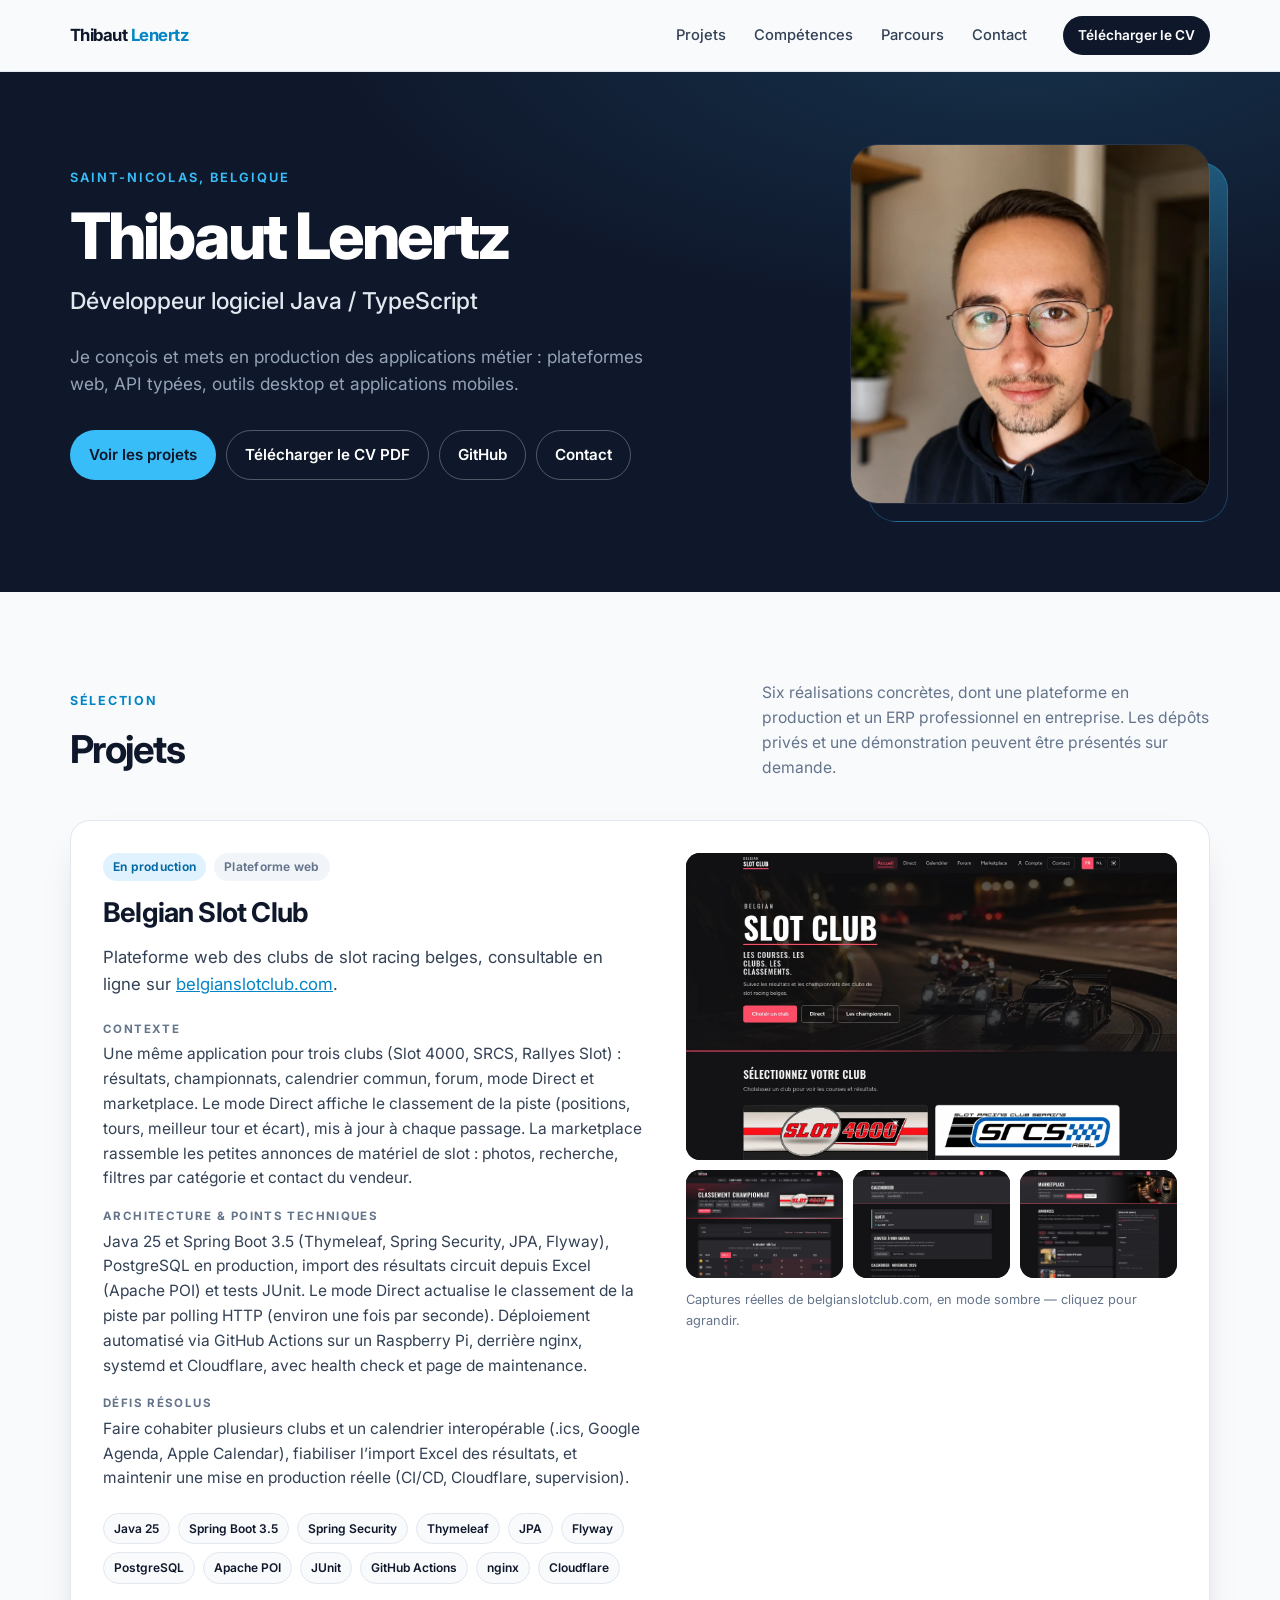
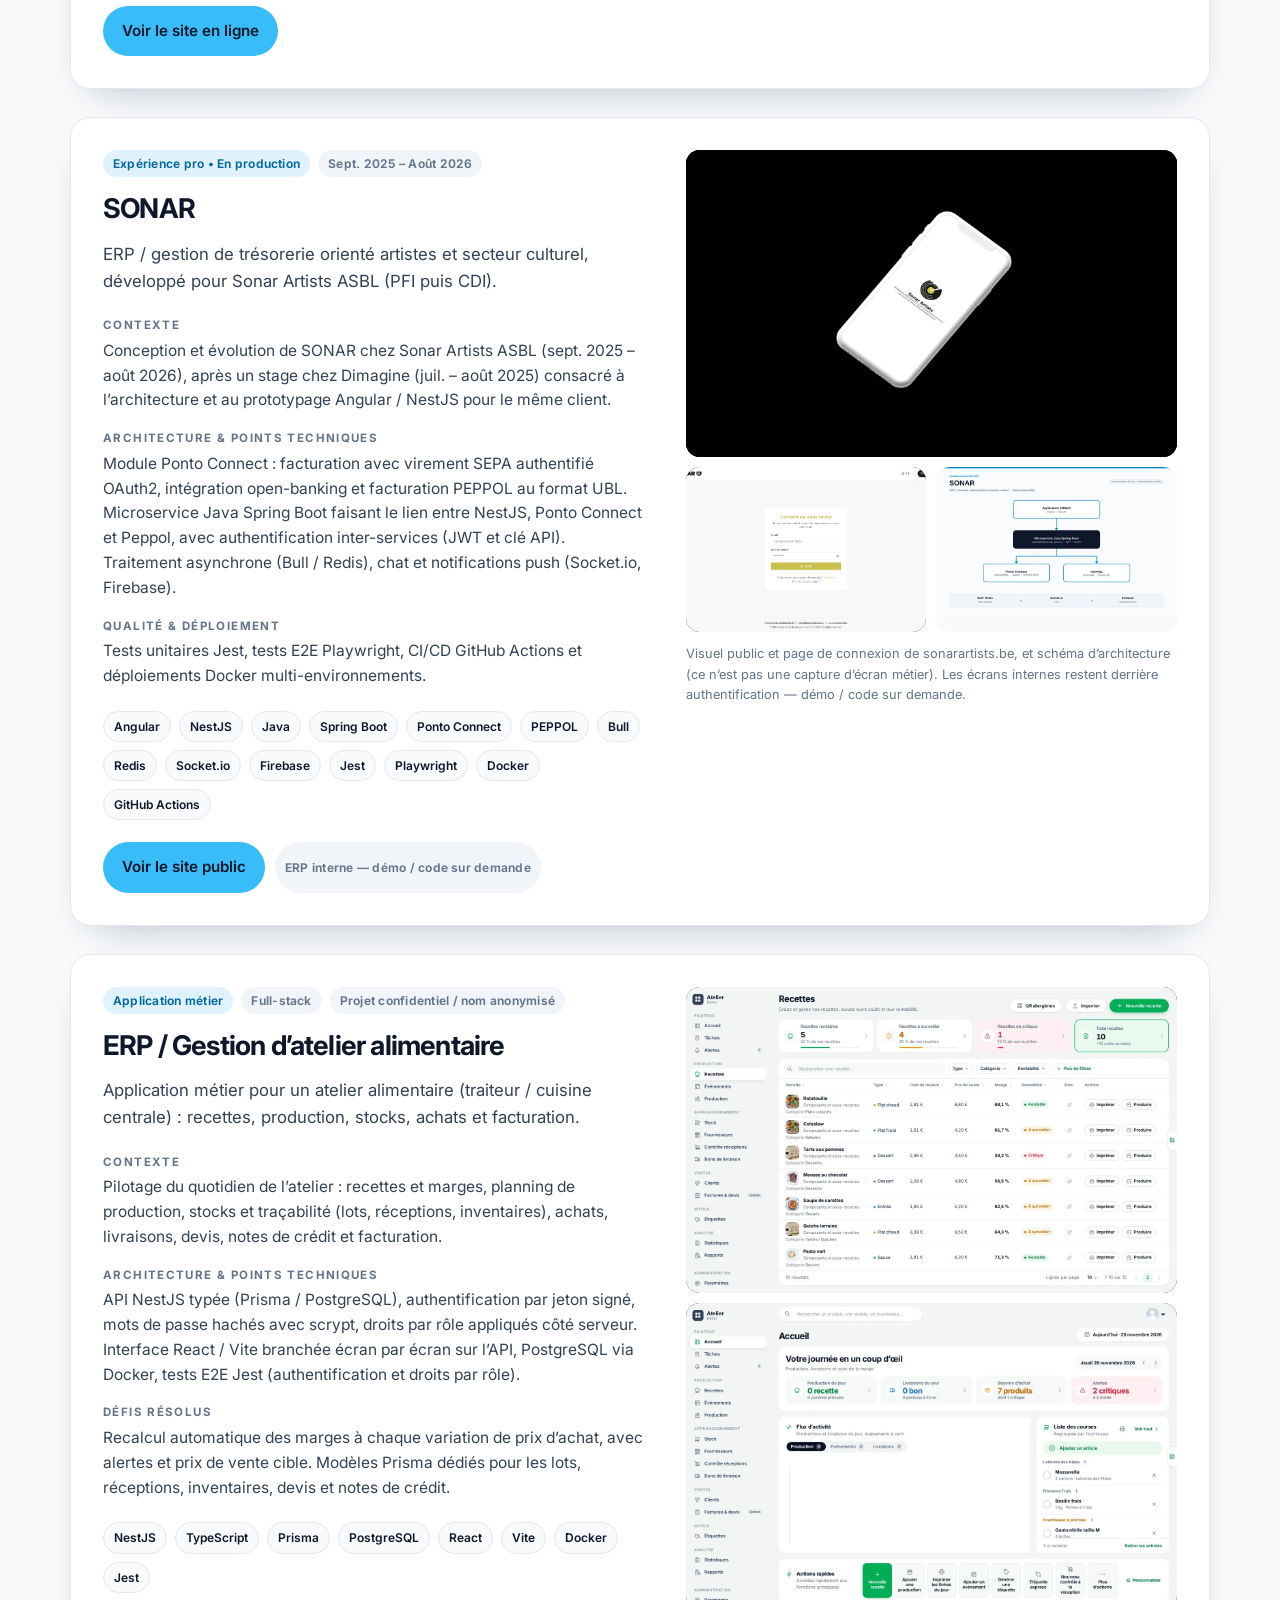
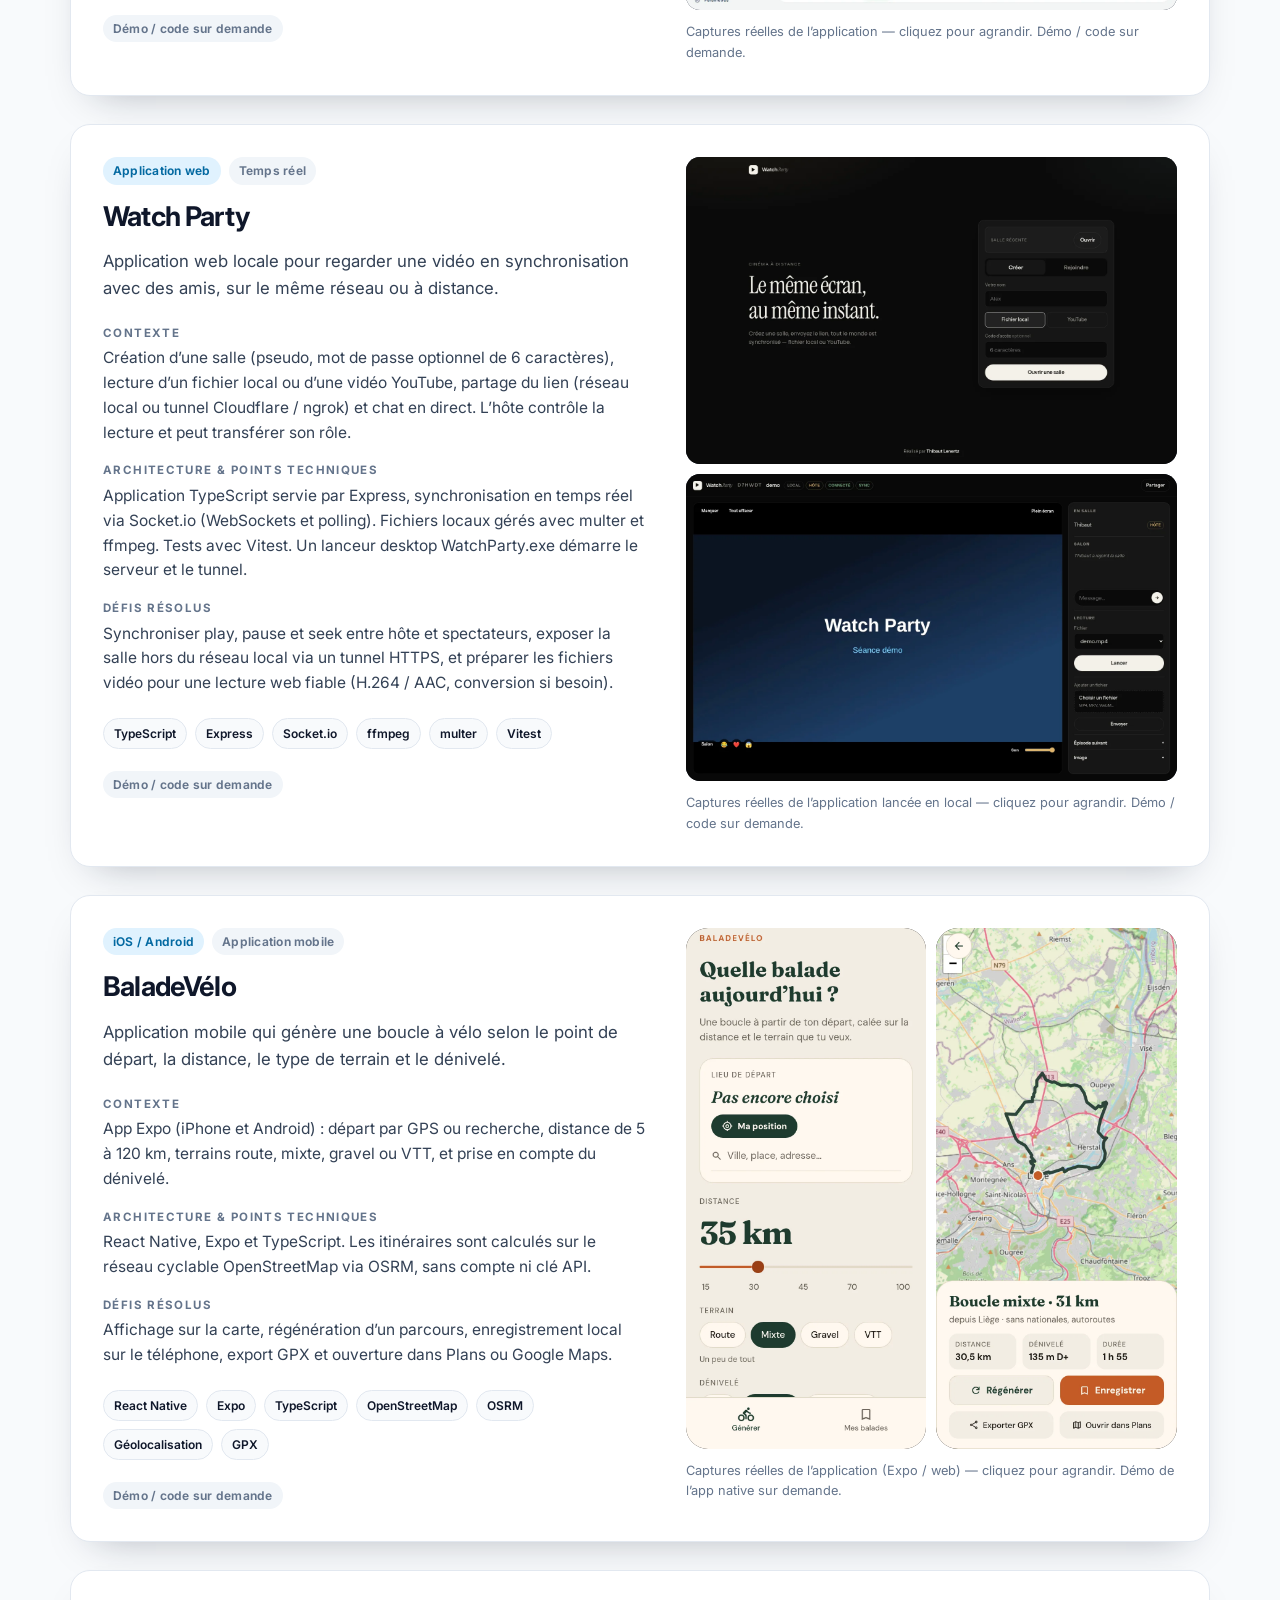
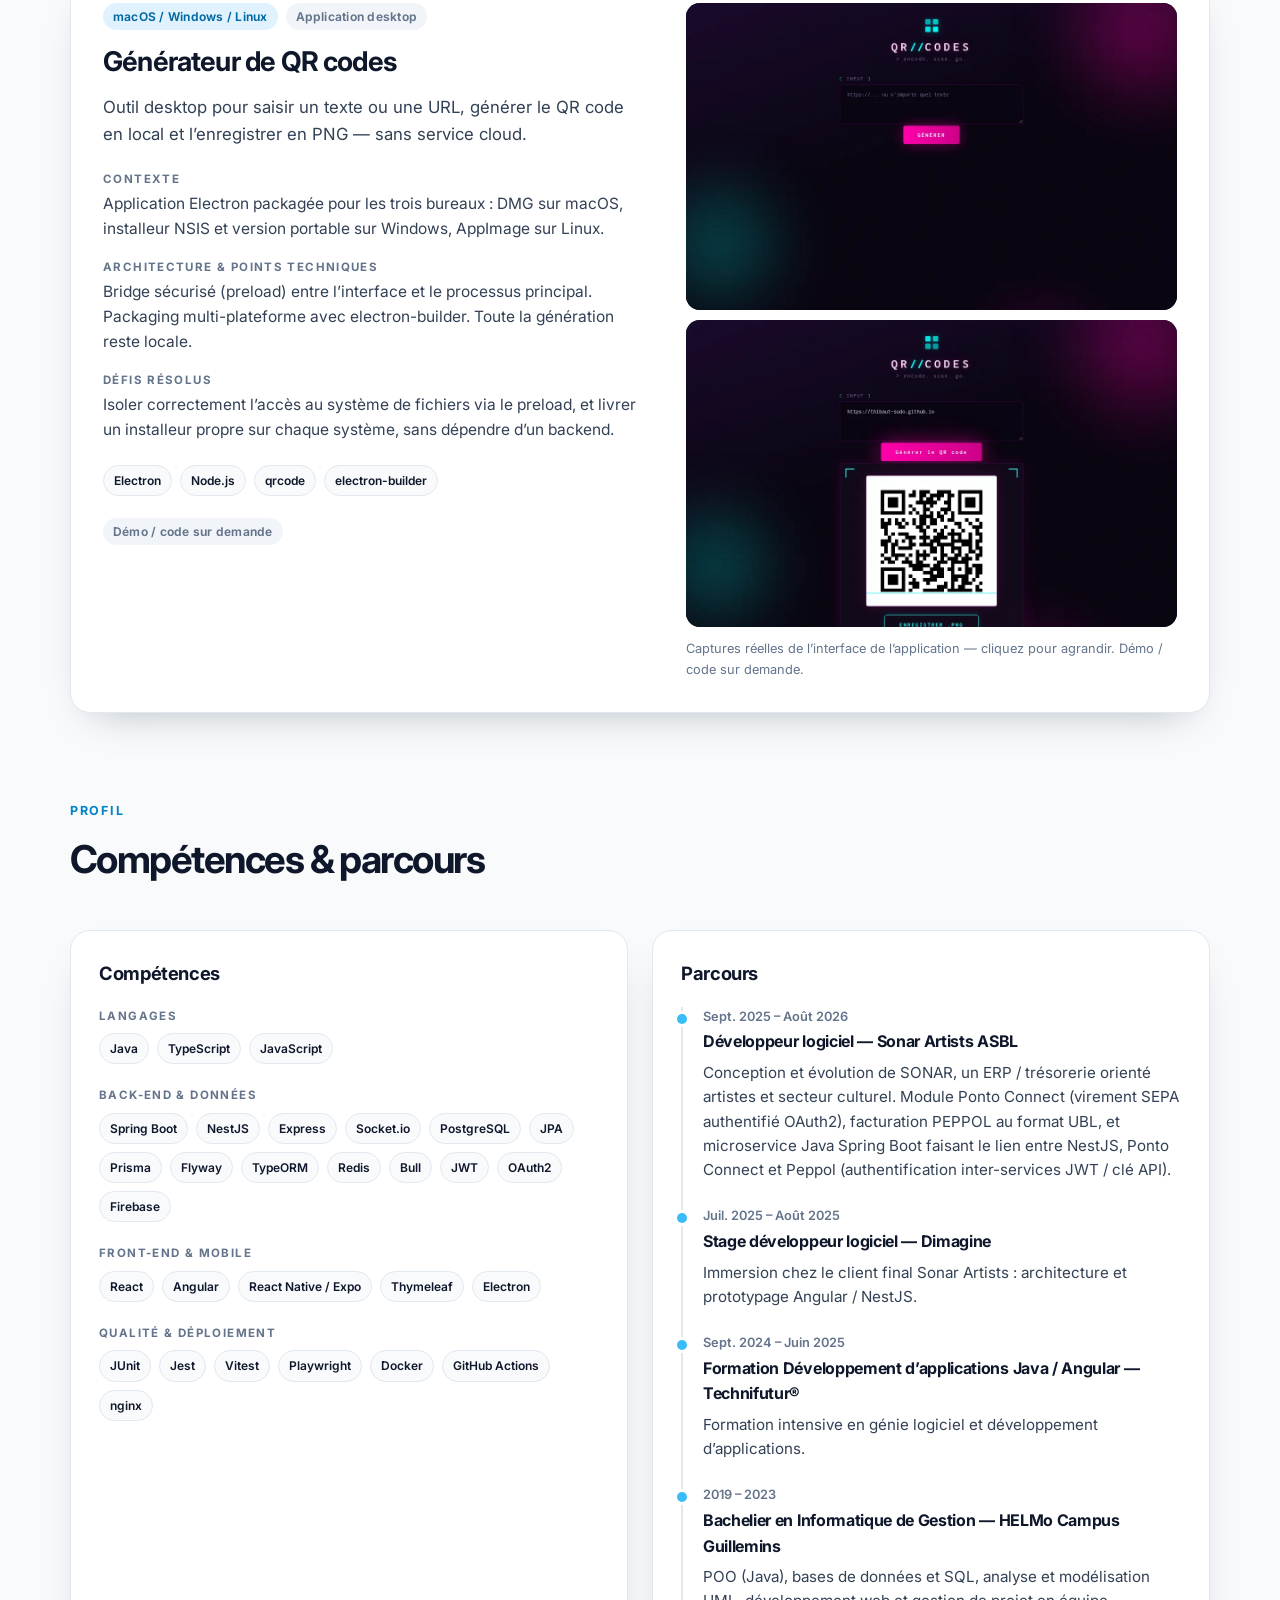
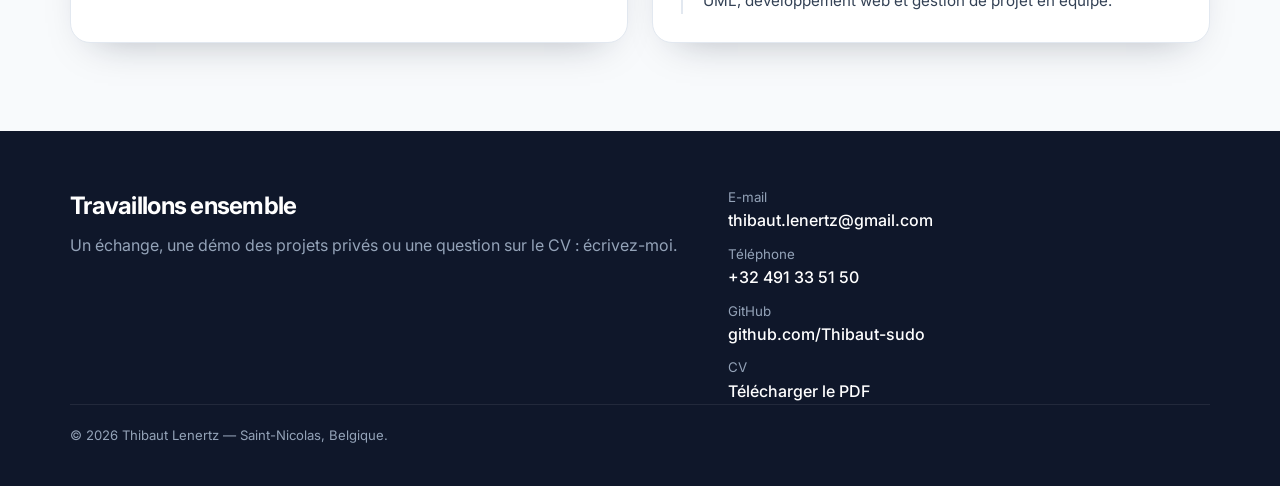
<file: index.html>
<!DOCTYPE html>
<html lang="fr">
<head>
  <meta charset="utf-8">
  <meta name="viewport" content="width=device-width, initial-scale=1">
  <title>Thibaut Lenertz — Développeur logiciel Java / TypeScript</title>
  <meta name="description" content="Portfolio de Thibaut Lenertz, développeur logiciel Java / TypeScript à Saint-Nicolas (Belgique). Projets : Belgian Slot Club, SONAR, gestion d’atelier alimentaire, Watch Party, BaladeVélo et générateur de QR codes.">
  <meta name="theme-color" content="#0f172a">
  <link rel="canonical" href="https://thibaut-sudo.github.io/">
  <meta property="og:title" content="Thibaut Lenertz — Développeur logiciel Java / TypeScript">
  <meta property="og:description" content="Applications métier mises en production : plateforme web, API typées, mobile et desktop.">
  <meta property="og:type" content="website">
  <meta property="og:url" content="https://thibaut-sudo.github.io/">
  <meta property="og:image" content="https://thibaut-sudo.github.io/assets/screenshots/bsc-accueil.webp">
  <meta property="og:locale" content="fr_BE">
  <link rel="icon" href="favicon.svg" type="image/svg+xml">
  <link rel="preconnect" href="https://fonts.googleapis.com">
  <link rel="preconnect" href="https://fonts.gstatic.com" crossorigin>
  <link href="https://fonts.googleapis.com/css2?family=Inter:wght@400;500;600;700;800&display=swap" rel="stylesheet">
  <link rel="stylesheet" href="styles.css">
</head>
<body>
  <a class="skip-link" href="#contenu">Aller au contenu</a>

  <header class="site-header">
    <div class="wrap">
      <a class="logo" href="#">Thibaut <span>Lenertz</span></a>
      <button class="menu-toggle" type="button" aria-expanded="false" aria-controls="nav" aria-label="Ouvrir le menu">
        <span></span>
      </button>
      <nav id="nav" class="nav">
        <a href="#projets">Projets</a>
        <a href="#competences">Compétences</a>
        <a href="#parcours">Parcours</a>
        <a href="#contact">Contact</a>
        <a class="nav-cv btn btn-sm header-cv" href="cv-thibaut-lenertz.pdf" download>Télécharger le CV</a>
      </nav>
      <a class="btn btn-sm header-cv" href="cv-thibaut-lenertz.pdf" download>Télécharger le CV</a>
    </div>
  </header>

  <main id="contenu">
    <section class="hero" aria-labelledby="hero-title">
      <div class="wrap">
        <div>
          <p class="eyebrow">Saint-Nicolas, Belgique</p>
          <h1 id="hero-title">Thibaut Lenertz</h1>
          <p class="role">Développeur logiciel Java / TypeScript</p>
          <p class="lead">Je conçois et mets en production des applications métier : plateformes web, API typées, outils desktop et applications mobiles.</p>
          <div class="hero-actions">
            <a class="btn btn-primary" href="#projets">Voir les projets</a>
            <a class="btn btn-secondary" href="cv-thibaut-lenertz.pdf" download>Télécharger le CV PDF</a>
            <a class="btn btn-secondary" href="https://github.com/Thibaut-sudo" rel="noopener noreferrer" target="_blank">GitHub</a>
            <a class="btn btn-secondary" href="mailto:thibaut.lenertz@gmail.com">Contact</a>
          </div>
        </div>
        <div class="hero-photo">
          <img src="assets/photo-thibaut.webp" width="720" height="720" alt="Portrait de Thibaut Lenertz">
        </div>
      </div>
    </section>

    <section class="section" id="projets">
      <div class="wrap">
        <div class="section-head">
          <div>
            <p class="section-kicker">Sélection</p>
            <h2>Projets</h2>
          </div>
          <p class="section-intro">Six réalisations concrètes, dont une plateforme en production et un ERP professionnel en entreprise. Les dépôts privés et une démonstration peuvent être présentés sur demande.</p>
        </div>

        <article class="project" id="belgian-slot-club">
          <div>
            <div class="project-meta">
              <span class="pill">En production</span>
              <span class="pill-muted pill">Plateforme web</span>
            </div>
            <h3>Belgian Slot Club</h3>
            <p class="pitch">Plateforme web des clubs de slot racing belges, consultable en ligne sur <a href="https://belgianslotclub.com" rel="noopener noreferrer" target="_blank">belgianslotclub.com</a>.</p>
            <div class="facts">
              <div>
                <h4>Contexte</h4>
                <p>Une même application pour trois clubs (Slot 4000, SRCS, Rallyes Slot) : résultats, championnats, calendrier commun, forum, mode Direct et marketplace. Le mode Direct affiche le classement de la piste (positions, tours, meilleur tour et écart), mis à jour à chaque passage. La marketplace rassemble les petites annonces de matériel de slot : photos, recherche, filtres par catégorie et contact du vendeur.</p>
              </div>
              <div>
                <h4>Architecture &amp; points techniques</h4>
                <p>Java 25 et Spring Boot 3.5 (Thymeleaf, Spring Security, JPA, Flyway), PostgreSQL en production, import des résultats circuit depuis Excel (Apache POI) et tests JUnit. Le mode Direct actualise le classement de la piste par polling HTTP (environ une fois par seconde). Déploiement automatisé via GitHub Actions sur un Raspberry Pi, derrière nginx, systemd et Cloudflare, avec health check et page de maintenance.</p>
              </div>
              <div>
                <h4>Défis résolus</h4>
                <p>Faire cohabiter plusieurs clubs et un calendrier interopérable (.ics, Google Agenda, Apple Calendar), fiabiliser l’import Excel des résultats, et maintenir une mise en production réelle (CI/CD, Cloudflare, supervision).</p>
              </div>
            </div>
            <div class="tags">
              <span class="tag">Java 25</span>
              <span class="tag">Spring Boot 3.5</span>
              <span class="tag">Spring Security</span>
              <span class="tag">Thymeleaf</span>
              <span class="tag">JPA</span>
              <span class="tag">Flyway</span>
              <span class="tag">PostgreSQL</span>
              <span class="tag">Apache POI</span>
              <span class="tag">JUnit</span>
              <span class="tag">GitHub Actions</span>
              <span class="tag">nginx</span>
              <span class="tag">Cloudflare</span>
            </div>
            <div class="project-actions">
              <a class="btn btn-primary" href="https://belgianslotclub.com" rel="noopener noreferrer" target="_blank">Voir le site en ligne</a>
            </div>
          </div>
          <div class="media">
            <button class="shot shot-main" type="button" data-gallery="bsc" data-index="0" aria-label="Agrandir la page d’accueil de Belgian Slot Club">
              <img src="assets/screenshots/bsc-accueil.webp" width="1440" height="900" alt="Page d’accueil de Belgian Slot Club, avec le hero et la sélection des clubs Slot 4000 et SRCS">
            </button>
            <div class="shot-row shot-row-3">
              <button class="shot" type="button" data-gallery="bsc" data-index="1" aria-label="Agrandir le classement championnat">
                <img src="assets/screenshots/bsc-championnat.webp" width="1440" height="900" alt="Classement général du championnat Slot 4000, saison 2026, catégorie Groupe 5">
              </button>
              <button class="shot" type="button" data-gallery="bsc" data-index="2" aria-label="Agrandir le calendrier">
                <img src="assets/screenshots/bsc-calendrier.webp" width="1440" height="1400" alt="Calendrier commun des clubs, prochain événement et export vers Google, Apple ou fichier .ics">
              </button>
              <button class="shot" type="button" data-gallery="bsc" data-index="3" aria-label="Agrandir la marketplace de Belgian Slot Club">
                <img src="assets/screenshots/bsc-marketplace.webp" width="1440" height="1400" alt="Marketplace de Belgian Slot Club en mode sombre : petites annonces de matériel de slot, recherche, filtres par catégorie et formulaire pour publier une annonce">
              </button>
            </div>
            <p class="shot-caption">Captures réelles de belgianslotclub.com, en mode sombre — cliquez pour agrandir.</p>
          </div>
        </article>


        <article class="project" id="sonar">
          <div>
            <div class="project-meta">
              <span class="pill">Expérience pro • En production</span>
              <span class="pill-muted pill">Sept. 2025 – Août 2026</span>
            </div>
            <h3>SONAR</h3>
            <p class="pitch">ERP / gestion de trésorerie orienté artistes et secteur culturel, développé pour Sonar Artists ASBL (PFI puis CDI).</p>
            <div class="facts">
              <div>
                <h4>Contexte</h4>
                <p>Conception et évolution de SONAR chez Sonar Artists ASBL (sept. 2025 – août 2026), après un stage chez Dimagine (juil. – août 2025) consacré à l’architecture et au prototypage Angular / NestJS pour le même client.</p>
              </div>
              <div>
                <h4>Architecture &amp; points techniques</h4>
                <p>Module Ponto Connect : facturation avec virement SEPA authentifié OAuth2, intégration open-banking et facturation PEPPOL au format UBL. Microservice Java Spring Boot faisant le lien entre NestJS, Ponto Connect et Peppol, avec authentification inter-services (JWT et clé API). Traitement asynchrone (Bull / Redis), chat et notifications push (Socket.io, Firebase).</p>
              </div>
              <div>
                <h4>Qualité &amp; déploiement</h4>
                <p>Tests unitaires Jest, tests E2E Playwright, CI/CD GitHub Actions et déploiements Docker multi-environnements.</p>
              </div>
            </div>
            <div class="tags">
              <span class="tag">Angular</span>
              <span class="tag">NestJS</span>
              <span class="tag">Java</span>
              <span class="tag">Spring Boot</span>
              <span class="tag">Ponto Connect</span>
              <span class="tag">PEPPOL</span>
              <span class="tag">Bull</span>
              <span class="tag">Redis</span>
              <span class="tag">Socket.io</span>
              <span class="tag">Firebase</span>
              <span class="tag">Jest</span>
              <span class="tag">Playwright</span>
              <span class="tag">Docker</span>
              <span class="tag">GitHub Actions</span>
            </div>
            <div class="project-actions">
              <a class="btn btn-primary" href="https://sonarartists.be/" rel="noopener noreferrer" target="_blank">Voir le site public</a>
              <span class="pill-muted pill">ERP interne — démo / code sur demande</span>
            </div>
          </div>
          <div class="media">
            <button class="shot shot-main shot-mockup" type="button" data-gallery="sonar" data-index="0" aria-label="Agrandir le visuel public officiel de SONAR">
              <img src="assets/screenshots/sonar-mockup.webp" width="1440" height="900" alt="Visuel public officiel de SONAR publié sur sonarartists.be : téléphone présentant le logo Sonar Artists">
            </button>
            <div class="shot-row">
              <button class="shot" type="button" data-gallery="sonar" data-index="1" aria-label="Agrandir la page de connexion de SONAR">
                <img src="assets/screenshots/sonar-login.webp" width="1440" height="900" alt="Page de connexion publique de SONAR sur sonarartists.be, avec le logo et le formulaire e-mail / mot de passe">
              </button>
              <button class="shot shot-diagram" type="button" data-gallery="sonar" data-index="2" aria-label="Agrandir le schéma d’architecture de SONAR">
                <img src="assets/diagrams/sonar-architecture.webp" width="1440" height="900" alt="Schéma d’architecture de SONAR : application Angular / NestJS, microservice Spring Boot (JWT / clé API), Ponto Connect (OAuth2 / SEPA) et PEPPOL (UBL), avec Bull / Redis, Socket.io et Firebase">
              </button>
            </div>
            <p class="shot-caption">Visuel public et page de connexion de sonarartists.be, et schéma d’architecture (ce n’est pas une capture d’écran métier). Les écrans internes restent derrière authentification — démo / code sur demande.</p>
          </div>
        </article>

        <article class="project" id="atelier">
          <div>
            <div class="project-meta">
              <span class="pill">Application métier</span>
              <span class="pill-muted pill">Full-stack</span>
              <span class="pill-muted pill">Projet confidentiel / nom anonymisé</span>
            </div>
            <h3>ERP / Gestion d’atelier alimentaire</h3>
            <p class="pitch">Application métier pour un atelier alimentaire (traiteur / cuisine centrale) : recettes, production, stocks, achats et facturation.</p>
            <div class="facts">
              <div>
                <h4>Contexte</h4>
                <p>Pilotage du quotidien de l’atelier : recettes et marges, planning de production, stocks et traçabilité (lots, réceptions, inventaires), achats, livraisons, devis, notes de crédit et facturation.</p>
              </div>
              <div>
                <h4>Architecture &amp; points techniques</h4>
                <p>API NestJS typée (Prisma / PostgreSQL), authentification par jeton signé, mots de passe hachés avec scrypt, droits par rôle appliqués côté serveur. Interface React / Vite branchée écran par écran sur l’API, PostgreSQL via Docker, tests E2E Jest (authentification et droits par rôle).</p>
              </div>
              <div>
                <h4>Défis résolus</h4>
                <p>Recalcul automatique des marges à chaque variation de prix d’achat, avec alertes et prix de vente cible. Modèles Prisma dédiés pour les lots, réceptions, inventaires, devis et notes de crédit.</p>
              </div>
            </div>
            <div class="tags">
              <span class="tag">NestJS</span>
              <span class="tag">TypeScript</span>
              <span class="tag">Prisma</span>
              <span class="tag">PostgreSQL</span>
              <span class="tag">React</span>
              <span class="tag">Vite</span>
              <span class="tag">Docker</span>
              <span class="tag">Jest</span>
            </div>
            <div class="project-actions">
              <span class="pill-muted pill">Démo / code sur demande</span>
            </div>
          </div>
          <div class="media">
            <button class="shot shot-main" type="button" data-gallery="atelier" data-index="0" aria-label="Agrandir l’écran Recettes et marges de l’application de gestion d’atelier">
              <img src="assets/screenshots/atelier-recettes.webp" width="1440" height="900" alt="Écran Recettes de l’application de gestion d’atelier : liste des recettes avec coût de revient, prix de vente, marge et rentabilité">
            </button>
            <button class="shot" type="button" data-gallery="atelier" data-index="1" aria-label="Agrandir le tableau de bord Accueil de l’application de gestion d’atelier">
              <img src="assets/screenshots/atelier-accueil.webp" width="1440" height="900" alt="Tableau de bord Accueil de l’application de gestion d’atelier : production du jour, livraisons, besoins d’achat, alertes et actions rapides">
            </button>
            <p class="shot-caption">Captures réelles de l’application — cliquez pour agrandir. Démo / code sur demande.</p>
          </div>
        </article>


        <article class="project" id="watch-party">
          <div>
            <div class="project-meta">
              <span class="pill">Application web</span>
              <span class="pill-muted pill">Temps réel</span>
            </div>
            <h3>Watch Party</h3>
            <p class="pitch">Application web locale pour regarder une vidéo en synchronisation avec des amis, sur le même réseau ou à distance.</p>
            <div class="facts">
              <div>
                <h4>Contexte</h4>
                <p>Création d’une salle (pseudo, mot de passe optionnel de 6 caractères), lecture d’un fichier local ou d’une vidéo YouTube, partage du lien (réseau local ou tunnel Cloudflare / ngrok) et chat en direct. L’hôte contrôle la lecture et peut transférer son rôle.</p>
              </div>
              <div>
                <h4>Architecture &amp; points techniques</h4>
                <p>Application TypeScript servie par Express, synchronisation en temps réel via Socket.io (WebSockets et polling). Fichiers locaux gérés avec multer et ffmpeg. Tests avec Vitest. Un lanceur desktop WatchParty.exe démarre le serveur et le tunnel.</p>
              </div>
              <div>
                <h4>Défis résolus</h4>
                <p>Synchroniser play, pause et seek entre hôte et spectateurs, exposer la salle hors du réseau local via un tunnel HTTPS, et préparer les fichiers vidéo pour une lecture web fiable (H.264 / AAC, conversion si besoin).</p>
              </div>
            </div>
            <div class="tags">
              <span class="tag">TypeScript</span>
              <span class="tag">Express</span>
              <span class="tag">Socket.io</span>
              <span class="tag">ffmpeg</span>
              <span class="tag">multer</span>
              <span class="tag">Vitest</span>
            </div>
            <div class="project-actions">
              <span class="pill-muted pill">Démo / code sur demande</span>
            </div>
          </div>
          <div class="media">
            <button class="shot shot-main" type="button" data-gallery="watchparty" data-index="0" aria-label="Agrandir l’accueil de Watch Party">
              <img src="assets/screenshots/watchparty-accueil.webp" width="1440" height="900" alt="Page d’accueil de Watch Party : créer une salle pour un fichier local ou YouTube, avec un code d’accès optionnel">
            </button>
            <button class="shot" type="button" data-gallery="watchparty" data-index="1" aria-label="Agrandir la salle de lecture synchronisée de Watch Party">
              <img src="assets/screenshots/watchparty-salle.webp" width="1440" height="900" alt="Salle Watch Party : lecture synchronisée d’une vidéo locale, badges hôte et connexion, chat et contrôles de lecture">
            </button>
            <p class="shot-caption">Captures réelles de l’application lancée en local — cliquez pour agrandir. Démo / code sur demande.</p>
          </div>
        </article>

        <article class="project" id="baladevelo">
          <div>
            <div class="project-meta">
              <span class="pill">iOS / Android</span>
              <span class="pill-muted pill">Application mobile</span>
            </div>
            <h3>BaladeVélo</h3>
            <p class="pitch">Application mobile qui génère une boucle à vélo selon le point de départ, la distance, le type de terrain et le dénivelé.</p>
            <div class="facts">
              <div>
                <h4>Contexte</h4>
                <p>App Expo (iPhone et Android) : départ par GPS ou recherche, distance de 5 à 120 km, terrains route, mixte, gravel ou VTT, et prise en compte du dénivelé.</p>
              </div>
              <div>
                <h4>Architecture &amp; points techniques</h4>
                <p>React Native, Expo et TypeScript. Les itinéraires sont calculés sur le réseau cyclable OpenStreetMap via OSRM, sans compte ni clé API.</p>
              </div>
              <div>
                <h4>Défis résolus</h4>
                <p>Affichage sur la carte, régénération d’un parcours, enregistrement local sur le téléphone, export GPX et ouverture dans Plans ou Google Maps.</p>
              </div>
            </div>
            <div class="tags">
              <span class="tag">React Native</span>
              <span class="tag">Expo</span>
              <span class="tag">TypeScript</span>
              <span class="tag">OpenStreetMap</span>
              <span class="tag">OSRM</span>
              <span class="tag">Géolocalisation</span>
              <span class="tag">GPX</span>
            </div>
            <div class="project-actions">
              <span class="pill-muted pill">Démo / code sur demande</span>
            </div>
          </div>
          <div class="media media-phones">
            <button class="shot shot-phone" type="button" data-gallery="balade" data-index="0" aria-label="Agrandir l’écran de création de balade">
              <img src="assets/screenshots/balade-accueil.webp" width="780" height="1688" alt="Écran d’accueil de BaladeVélo : choix du lieu de départ, de la distance et du type de terrain">
            </button>
            <button class="shot shot-phone" type="button" data-gallery="balade" data-index="1" aria-label="Agrandir la boucle générée sur la carte">
              <img src="assets/screenshots/balade-parcours.webp" width="780" height="1688" alt="Boucle mixte de 31 km générée depuis Liège, avec carte, dénivelé, export GPX et ouverture dans Plans">
            </button>
            <p class="shot-caption">Captures réelles de l’application (Expo / web) — cliquez pour agrandir. Démo de l’app native sur demande.</p>
          </div>
        </article>

        <article class="project" id="generateur-qr">
          <div>
            <div class="project-meta">
              <span class="pill">macOS / Windows / Linux</span>
              <span class="pill-muted pill">Application desktop</span>
            </div>
            <h3>Générateur de QR codes</h3>
            <p class="pitch">Outil desktop pour saisir un texte ou une URL, générer le QR code en local et l’enregistrer en PNG — sans service cloud.</p>
            <div class="facts">
              <div>
                <h4>Contexte</h4>
                <p>Application Electron packagée pour les trois bureaux : DMG sur macOS, installeur NSIS et version portable sur Windows, AppImage sur Linux.</p>
              </div>
              <div>
                <h4>Architecture &amp; points techniques</h4>
                <p>Bridge sécurisé (preload) entre l’interface et le processus principal. Packaging multi-plateforme avec electron-builder. Toute la génération reste locale.</p>
              </div>
              <div>
                <h4>Défis résolus</h4>
                <p>Isoler correctement l’accès au système de fichiers via le preload, et livrer un installeur propre sur chaque système, sans dépendre d’un backend.</p>
              </div>
            </div>
            <div class="tags">
              <span class="tag">Electron</span>
              <span class="tag">Node.js</span>
              <span class="tag">qrcode</span>
              <span class="tag">electron-builder</span>
            </div>
            <div class="project-actions">
              <span class="pill-muted pill">Démo / code sur demande</span>
            </div>
          </div>
          <div class="media">
            <button class="shot shot-main" type="button" data-gallery="qr" data-index="0" aria-label="Agrandir l’écran d’accueil du générateur de QR codes">
              <img src="assets/screenshots/qr-accueil.webp" width="1100" height="820" alt="Interface du générateur de QR codes, prête à saisir un texte ou une URL">
            </button>
            <button class="shot shot-main" type="button" data-gallery="qr" data-index="1" aria-label="Agrandir le QR code généré">
              <img src="assets/screenshots/qr-genere.webp" width="1100" height="820" alt="QR code généré localement pour l’adresse https://thibaut-sudo.github.io">
            </button>
            <p class="shot-caption">Captures réelles de l’interface de l’application — cliquez pour agrandir. Démo / code sur demande.</p>
          </div>
        </article>
      </div>
    </section>

    <section class="section" id="competences" style="padding-top: 0;">
      <div class="wrap">
        <div class="section-head">
          <div>
            <p class="section-kicker">Profil</p>
            <h2>Compétences &amp; parcours</h2>
          </div>
        </div>
        <div class="split">
          <div class="card" id="stack">
            <h3>Compétences</h3>
            <div class="skill-group">
              <h4>Langages</h4>
              <div class="tags"><span class="tag">Java</span><span class="tag">TypeScript</span><span class="tag">JavaScript</span></div>
            </div>
            <div class="skill-group">
              <h4>Back-end &amp; données</h4>
              <div class="tags"><span class="tag">Spring Boot</span><span class="tag">NestJS</span><span class="tag">Express</span><span class="tag">Socket.io</span><span class="tag">PostgreSQL</span><span class="tag">JPA</span><span class="tag">Prisma</span><span class="tag">Flyway</span><span class="tag">TypeORM</span><span class="tag">Redis</span><span class="tag">Bull</span><span class="tag">JWT</span><span class="tag">OAuth2</span><span class="tag">Firebase</span></div>
            </div>
            <div class="skill-group">
              <h4>Front-end &amp; mobile</h4>
              <div class="tags"><span class="tag">React</span><span class="tag">Angular</span><span class="tag">React Native / Expo</span><span class="tag">Thymeleaf</span><span class="tag">Electron</span></div>
            </div>
            <div class="skill-group">
              <h4>Qualité &amp; déploiement</h4>
              <div class="tags"><span class="tag">JUnit</span><span class="tag">Jest</span><span class="tag">Vitest</span><span class="tag">Playwright</span><span class="tag">Docker</span><span class="tag">GitHub Actions</span><span class="tag">nginx</span></div>
            </div>
          </div>

          <div class="card" id="parcours">
            <h3>Parcours</h3>
            <ol class="timeline">
              <li>
                <span class="when">Sept. 2025 – Août 2026</span>
                <strong>Développeur logiciel — Sonar Artists ASBL</strong>
                <p>Conception et évolution de SONAR, un ERP / trésorerie orienté artistes et secteur culturel. Module Ponto Connect (virement SEPA authentifié OAuth2), facturation PEPPOL au format UBL, et microservice Java Spring Boot faisant le lien entre NestJS, Ponto Connect et Peppol (authentification inter-services JWT / clé API).</p>
              </li>
              <li>
                <span class="when">Juil. 2025 – Août 2025</span>
                <strong>Stage développeur logiciel — Dimagine</strong>
                <p>Immersion chez le client final Sonar Artists : architecture et prototypage Angular / NestJS.</p>
              </li>
              <li>
                <span class="when">Sept. 2024 – Juin 2025</span>
                <strong>Formation Développement d’applications Java / Angular — Technifutur®</strong>
                <p>Formation intensive en génie logiciel et développement d’applications.</p>
              </li>
              <li>
                <span class="when">2019 – 2023</span>
                <strong>Bachelier en Informatique de Gestion — HELMo Campus Guillemins</strong>
                <p>POO (Java), bases de données et SQL, analyse et modélisation UML, développement web et gestion de projet en équipe.</p>
              </li>
            </ol>
          </div>
        </div>
      </div>
    </section>
  </main>

  <footer class="site-footer" id="contact">
    <div class="wrap">
      <div class="footer-grid">
        <div>
          <h2>Travaillons ensemble</h2>
          <p>Un échange, une démo des projets privés ou une question sur le CV : écrivez-moi.</p>
        </div>
        <ul class="contact-list">
          <li>
            <small>E-mail</small>
            <a href="mailto:thibaut.lenertz@gmail.com">thibaut.lenertz@gmail.com</a>
          </li>
          <li>
            <small>Téléphone</small>
            <a href="tel:+32491335150">+32 491 33 51 50</a>
          </li>
          <li>
            <small>GitHub</small>
            <a href="https://github.com/Thibaut-sudo" rel="noopener noreferrer" target="_blank">github.com/Thibaut-sudo</a>
          </li>
          <li>
            <small>CV</small>
            <a href="cv-thibaut-lenertz.pdf" download>Télécharger le PDF</a>
          </li>
        </ul>
      </div>
      <p class="legal">© 2026 Thibaut Lenertz — Saint-Nicolas, Belgique.</p>
    </div>
  </footer>

  <div class="lightbox" id="lightbox" hidden role="dialog" aria-modal="true" aria-label="Aperçu de la capture d’écran">
    <div class="lightbox-bar">
      <p id="lightbox-caption"></p>
      <button class="lightbox-close" type="button" data-close aria-label="Fermer">×</button>
    </div>
    <div class="lightbox-stage">
      <button class="lightbox-nav" type="button" data-prev aria-label="Image précédente">‹</button>
      <img id="lightbox-image" alt="">
      <button class="lightbox-nav" type="button" data-next aria-label="Image suivante">›</button>
    </div>
  </div>

  <script src="script.js"></script>
</body>
</html>
</file>
<file: styles.css>
/* Thibaut Lenertz — portfolio
   Palette alignée sur le CV : navy #0f172a, accent #38bdf8 / #0284c7, muted #64748b, fond #f8fafc */

:root {
  --navy: #0f172a;
  --navy-2: #1e293b;
  --accent: #38bdf8;
  --accent-strong: #0284c7;
  --muted: #64748b;
  --line: #e2e8f0;
  --line-strong: #cbd5e1;
  --bg: #f8fafc;
  --white: #ffffff;
  --text: #0f172a;
  --text-2: #334155;
  --shadow: 0 18px 40px -24px rgba(15, 23, 42, 0.35);
  --radius: 20px;
  --max: 1140px;
  --header-h: 72px;
}

*,
*::before,
*::after { box-sizing: border-box; }

html { scroll-behavior: smooth; }

body {
  margin: 0;
  font-family: Inter, "Segoe UI", system-ui, -apple-system, sans-serif;
  color: var(--text);
  background: var(--bg);
  line-height: 1.6;
  -webkit-font-smoothing: antialiased;
}

html { scroll-padding-top: var(--header-h); }
img { max-width: 100%; height: auto; display: block; }

a { color: var(--accent-strong); }

.skip-link {
  position: absolute;
  left: 12px;
  top: -48px;
  z-index: 100;
  background: var(--navy);
  color: #fff;
  padding: 8px 14px;
  border-radius: 8px;
}
.skip-link:focus { top: 12px; }

.wrap {
  width: min(var(--max), calc(100% - 40px));
  margin-inline: auto;
}

/* Header */
.site-header {
  position: sticky;
  top: 0;
  z-index: 50;
  height: var(--header-h);
  display: flex;
  align-items: center;
  background: rgba(248, 250, 252, 0.88);
  backdrop-filter: blur(14px);
  border-bottom: 1px solid var(--line);
}

.site-header .wrap {
  display: flex;
  align-items: center;
  gap: 24px;
  width: min(var(--max), calc(100% - 40px));
}

.logo {
  font-weight: 700;
  letter-spacing: -0.03em;
  color: var(--navy);
  text-decoration: none;
  font-size: 1.05rem;
  white-space: nowrap;
}
.logo span { color: var(--accent-strong); }

.nav {
  margin-left: auto;
  display: flex;
  align-items: center;
  gap: 4px;
}
.nav a {
  color: var(--text-2);
  text-decoration: none;
  font-size: 0.92rem;
  font-weight: 500;
  padding: 8px 12px;
  border-radius: 999px;
}
.nav a:hover { color: var(--navy); background: #fff; }

.menu-toggle {
  display: none;
  margin-left: auto;
  width: 42px;
  height: 42px;
  border: 1px solid var(--line);
  background: #fff;
  border-radius: 10px;
  cursor: pointer;
}
.menu-toggle span,
.menu-toggle span::before,
.menu-toggle span::after {
  display: block;
  width: 16px;
  height: 2px;
  background: var(--navy);
  border-radius: 1px;
  margin: 0 auto;
  position: relative;
}
.menu-toggle span::before,
.menu-toggle span::after {
  content: "";
  position: absolute;
  left: 0;
}
.menu-toggle span::before { top: -5px; }
.menu-toggle span::after { top: 5px; }

/* Buttons */
.btn {
  display: inline-flex;
  align-items: center;
  justify-content: center;
  gap: 8px;
  text-decoration: none;
  font-weight: 600;
  font-size: 0.95rem;
  border-radius: 999px;
  padding: 12px 18px;
  border: 1px solid transparent;
  transition: transform 0.15s ease, background 0.15s ease, border-color 0.15s ease, color 0.15s ease;
  cursor: pointer;
}
.btn:hover { transform: translateY(-1px); }
.btn-primary { background: var(--accent); color: var(--navy); }
.btn-primary:hover { background: #7dd3fc; }
.btn-secondary { background: transparent; color: #fff; border-color: rgba(255,255,255,0.28); }
.btn-secondary:hover { background: rgba(255,255,255,0.08); }
.btn-ghost { background: transparent; color: var(--navy); border-color: var(--line-strong); }
.btn-ghost:hover { border-color: var(--navy); }
.btn-sm { padding: 8px 14px; font-size: 0.85rem; }
.header-cv { background: var(--navy); color: #fff; }
.header-cv:hover { background: var(--navy-2); color: #fff; transform: none; }

/* Hero */
.hero {
  background:
    radial-gradient(1200px 500px at 80% -10%, rgba(56, 189, 248, 0.16), transparent 60%),
    var(--navy);
  color: #fff;
  padding: 72px 0 88px;
}
.hero .wrap {
  display: grid;
  grid-template-columns: minmax(0, 1.15fr) minmax(260px, 0.75fr);
  gap: 64px;
  align-items: center;
}
.eyebrow {
  margin: 0 0 14px;
  color: var(--accent);
  font-size: 0.8rem;
  font-weight: 650;
  letter-spacing: 0.16em;
  text-transform: uppercase;
}
.hero h1 {
  margin: 0;
  font-size: clamp(2.4rem, 5vw, 4.1rem);
  line-height: 1.05;
  letter-spacing: -0.045em;
  font-weight: 800;
}
.role {
  margin: 14px 0 0;
  font-size: clamp(1.15rem, 2vw, 1.45rem);
  font-weight: 500;
  color: #e2e8f0;
}
.lead {
  margin: 22px 0 0;
  max-width: 38rem;
  color: #94a3b8;
  font-size: 1.08rem;
}
.hero-actions {
  display: flex;
  flex-wrap: wrap;
  gap: 10px;
  margin-top: 32px;
}
.hero-photo {
  position: relative;
  justify-self: end;
  width: min(100%, 360px);
}
.hero-photo::before {
  content: "";
  position: absolute;
  inset: 18px -18px -18px 18px;
  border-radius: 28px;
  background: linear-gradient(180deg, rgba(56,189,248,0.35), transparent 70%);
  border: 1px solid rgba(56,189,248,0.25);
  z-index: 0;
}
.hero-photo img {
  position: relative;
  z-index: 1;
  width: 100%;
  aspect-ratio: 1;
  object-fit: cover;
  border-radius: 28px;
  border: 1px solid rgba(255,255,255,0.08);
}

/* Sections */
.section { padding: 88px 0; }
.section-head {
  display: flex;
  justify-content: space-between;
  align-items: flex-end;
  gap: 24px;
  margin-bottom: 40px;
}
.section-head h2,
.section h2 {
  margin: 0;
  font-size: clamp(1.8rem, 3vw, 2.4rem);
  letter-spacing: -0.04em;
}
.section-kicker {
  margin: 0 0 8px;
  color: var(--accent-strong);
  font-size: 0.78rem;
  font-weight: 700;
  letter-spacing: 0.14em;
  text-transform: uppercase;
}
.section-intro {
  margin: 0;
  color: var(--muted);
  max-width: 28rem;
  font-size: 0.98rem;
}

/* Projects */
.project {
  display: grid;
  grid-template-columns: minmax(0, 1.05fr) minmax(0, 0.95fr);
  gap: 40px;
  align-items: start;
  background: var(--white);
  border: 1px solid var(--line);
  border-radius: var(--radius);
  padding: 32px;
  box-shadow: var(--shadow);
  margin-bottom: 28px;
}
.project:last-child { margin-bottom: 0; }
.project-meta {
  display: flex;
  flex-wrap: wrap;
  gap: 8px;
  margin-bottom: 10px;
}
.pill {
  display: inline-flex;
  align-items: center;
  border-radius: 999px;
  padding: 4px 10px;
  font-size: 0.75rem;
  font-weight: 650;
  letter-spacing: 0.02em;
  background: #e0f2fe;
  color: #0369a1;
}
.pill-muted { background: #f1f5f9; color: var(--muted); }
.project h3 {
  margin: 0 0 10px;
  font-size: 1.7rem;
  letter-spacing: -0.03em;
}
.project .pitch {
  margin: 0 0 22px;
  color: var(--text-2);
  font-size: 1.05rem;
}
.facts { display: grid; gap: 16px; margin: 0 0 22px; }
.facts h4 {
  margin: 0 0 4px;
  font-size: 0.72rem;
  letter-spacing: 0.12em;
  text-transform: uppercase;
  color: var(--muted);
}
.facts p { margin: 0; color: var(--text-2); font-size: 0.97rem; }
.tags { display: flex; flex-wrap: wrap; gap: 8px; margin: 0 0 22px; }
.tag {
  font-size: 0.75rem;
  font-weight: 600;
  color: var(--navy);
  background: var(--bg);
  border: 1px solid var(--line);
  border-radius: 999px;
  padding: 5px 10px;
}
.project-actions { display: flex; flex-wrap: wrap; gap: 10px; }

/* Media / gallery */
.media { display: grid; gap: 10px; }
.shot {
  border: 0;
  padding: 0;
  background: #0f172a;
  border-radius: 14px;
  overflow: hidden;
  cursor: zoom-in;
  width: 100%;
  box-shadow: inset 0 0 0 1px rgba(15,23,42,0.08);
}
.shot img {
  width: 100%;
  height: 100%;
  object-fit: cover;
  object-position: top center;
  transition: transform 0.35s ease;
}
.shot:hover img,
.shot:focus-visible img { transform: scale(1.03); }
.shot-main { min-height: 280px; }
.shot-main img { aspect-ratio: 16 / 10; }
.shot-row { display: grid; grid-template-columns: 1fr 1fr; gap: 10px; }
.shot-row .shot img { aspect-ratio: 16 / 11; object-position: top center; }
.shot-row-3 { grid-template-columns: repeat(3, 1fr); }
.shot-diagram { background: #f8fafc; }
.shot-diagram img { object-fit: contain; background: #f8fafc; }
.shot-mockup { background: #000; }
.shot-mockup img { object-fit: contain; object-position: center; background: #000; }
.shot-caption {
  margin: 2px 0 0;
  font-size: 0.8rem;
  color: var(--muted);
}
/* Skills + parcours */
.split {
  display: grid;
  grid-template-columns: 1fr 1fr;
  gap: 24px;
}
.card {
  background: var(--white);
  border: 1px solid var(--line);
  border-radius: var(--radius);
  padding: 28px;
  box-shadow: var(--shadow);
}
.card h3 {
  margin: 0 0 18px;
  font-size: 1.15rem;
  letter-spacing: -0.02em;
}
.skill-group { margin-bottom: 18px; }
.skill-group:last-child { margin-bottom: 0; }
.skill-group h4 {
  margin: 0 0 8px;
  font-size: 0.72rem;
  letter-spacing: 0.12em;
  text-transform: uppercase;
  color: var(--muted);
}

.timeline { list-style: none; margin: 0; padding: 0; }
.timeline li {
  position: relative;
  padding: 0 0 24px 20px;
  border-left: 2px solid var(--line);
}
.timeline li:last-child { padding-bottom: 0; }
.timeline li::before {
  content: "";
  position: absolute;
  left: -6px;
  top: 7px;
  width: 10px;
  height: 10px;
  border-radius: 50%;
  background: var(--accent);
  box-shadow: 0 0 0 3px #fff;
}
.timeline .when {
  display: block;
  color: var(--muted);
  font-size: 0.8rem;
  font-weight: 600;
  margin-bottom: 2px;
}
.timeline strong { display: block; letter-spacing: -0.02em; }
.timeline p { margin: 6px 0 0; color: var(--text-2); font-size: 0.95rem; }

/* Footer */
.site-footer {
  background: var(--navy);
  color: #e2e8f0;
  padding: 56px 0 40px;
}
.footer-grid {
  display: grid;
  grid-template-columns: 1.3fr 1fr;
  gap: 32px;
  align-items: start;
}
.site-footer h2 {
  margin: 0 0 8px;
  color: #fff;
  letter-spacing: -0.03em;
}
.site-footer p { margin: 0; color: #94a3b8; }
.contact-list {
  list-style: none;
  margin: 0;
  padding: 0;
  display: grid;
  gap: 10px;
}
.contact-list a,
.contact-list span {
  color: #fff;
  text-decoration: none;
  font-weight: 500;
}
.contact-list a:hover { color: var(--accent); }
.contact-list small {
  display: block;
  color: #94a3b8;
  font-weight: 400;
}
.legal {
  margin-top: 36px;
  padding-top: 20px;
  border-top: 1px solid rgba(255,255,255,0.08);
  color: #64748b;
  font-size: 0.82rem;
}

/* Lightbox */
.lightbox {
  position: fixed;
  inset: 0;
  z-index: 80;
  background: rgba(15, 23, 42, 0.88);
  display: grid;
  grid-template-rows: auto 1fr auto;
  padding: 16px;
}
.lightbox[hidden] { display: none; }
.lightbox-bar {
  display: flex;
  justify-content: space-between;
  align-items: center;
  color: #e2e8f0;
  gap: 16px;
  padding: 4px 8px 12px;
}
.lightbox-bar p { margin: 0; font-size: 0.92rem; }
.lightbox-close,
.lightbox-nav {
  width: 44px;
  height: 44px;
  border: 1px solid rgba(255,255,255,0.18);
  background: rgba(15,23,42,0.5);
  color: #fff;
  border-radius: 12px;
  font-size: 1.4rem;
  cursor: pointer;
}
.lightbox-stage {
  display: grid;
  grid-template-columns: auto 1fr auto;
  gap: 8px;
  align-items: center;
  min-height: 0;
}
.lightbox-stage img {
  margin: 0 auto;
  max-height: calc(100vh - 160px);
  width: auto;
  max-width: 100%;
  border-radius: 12px;
  object-fit: contain;
}

/* Focus */
:focus-visible {
  outline: 2px solid var(--accent);
  outline-offset: 3px;
}

.nav-cv { display: none; }

@media (max-width: 900px) {
  .shot-row-3 { grid-template-columns: 1fr; }
  .hero { padding: 32px 0 44px; }
  .hero .wrap,
  .project,
  .split,
  .footer-grid,
  .lightbox-stage { grid-template-columns: 1fr; }
  .section-head {
    flex-direction: column;
    align-items: flex-start;
    gap: 12px;
  }
  .hero-photo { justify-self: start; width: 200px; }
  .hero-photo::before { inset: 12px -12px -12px 12px; border-radius: 22px; }
  .hero-photo img { border-radius: 22px; }
  .section { padding: 56px 0; }
  .menu-toggle { display: inline-flex; align-items: center; justify-content: center; }
  .header-cv { display: none; }
  .nav-cv { display: inline-flex !important; margin-top: 6px; }
  .nav {
    display: none;
    position: absolute;
    top: var(--header-h);
    left: 0;
    right: 0;
    margin: 0;
    padding: 12px 20px 16px;
    background: #fff;
    border-bottom: 1px solid var(--line);
    flex-direction: column;
    align-items: stretch;
  }
  .nav.open { display: flex; }
  .nav a { padding: 12px 8px; }
  .project { padding: 22px; }
  .shot-main { min-height: 0; }
  .project-actions .btn-primary { width: 100%; }
}


@media (prefers-reduced-motion: reduce) {
  html { scroll-behavior: auto; }
  .btn, .shot img { transition: none; }
}

.media-phones {
  grid-template-columns: 1fr 1fr;
  align-items: start;
}
.media-phones .shot-caption { grid-column: 1 / -1; }
.shot-phone {
  background: #1a1612;
  border-radius: 22px;
}
.shot-phone img {
  aspect-ratio: 390 / 844;
  object-fit: cover;
  object-position: top center;
}
@media (max-width: 900px) {
  .media-phones { grid-template-columns: 1fr 1fr; }
}
</file>
